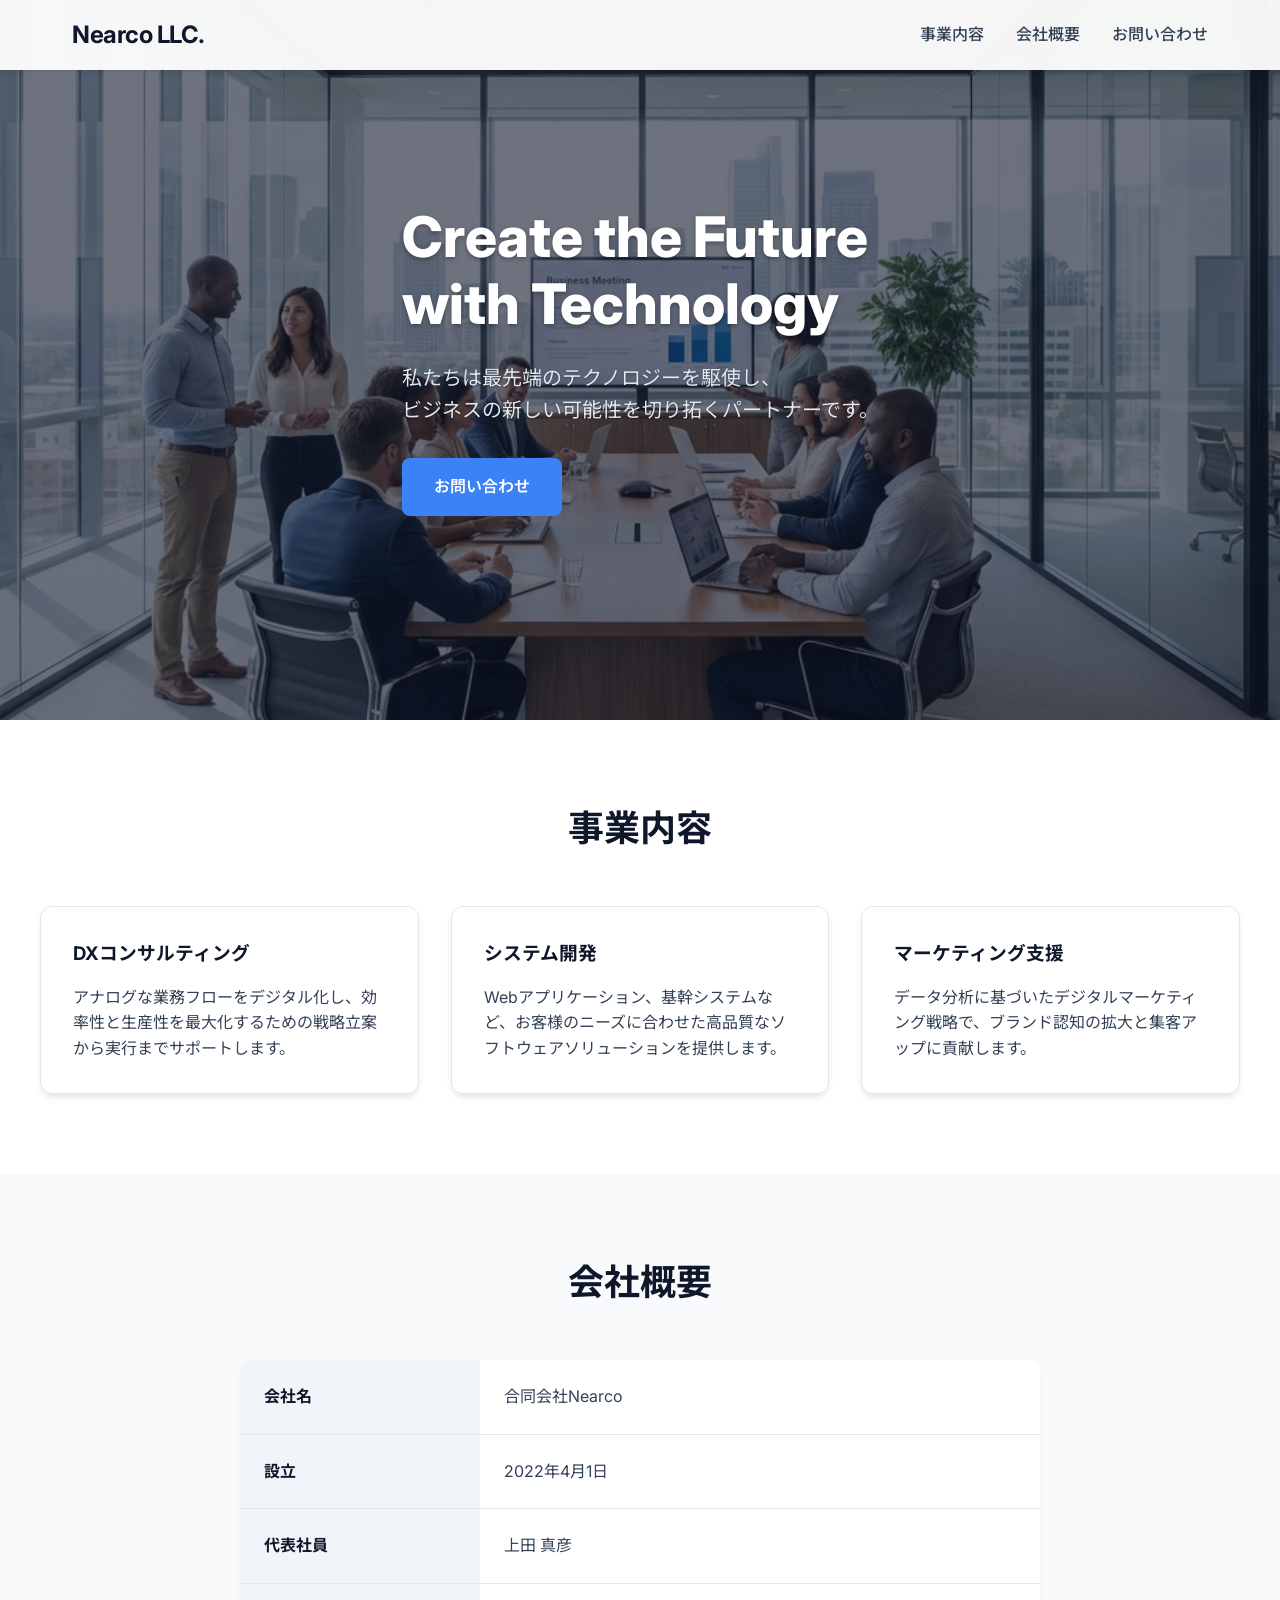
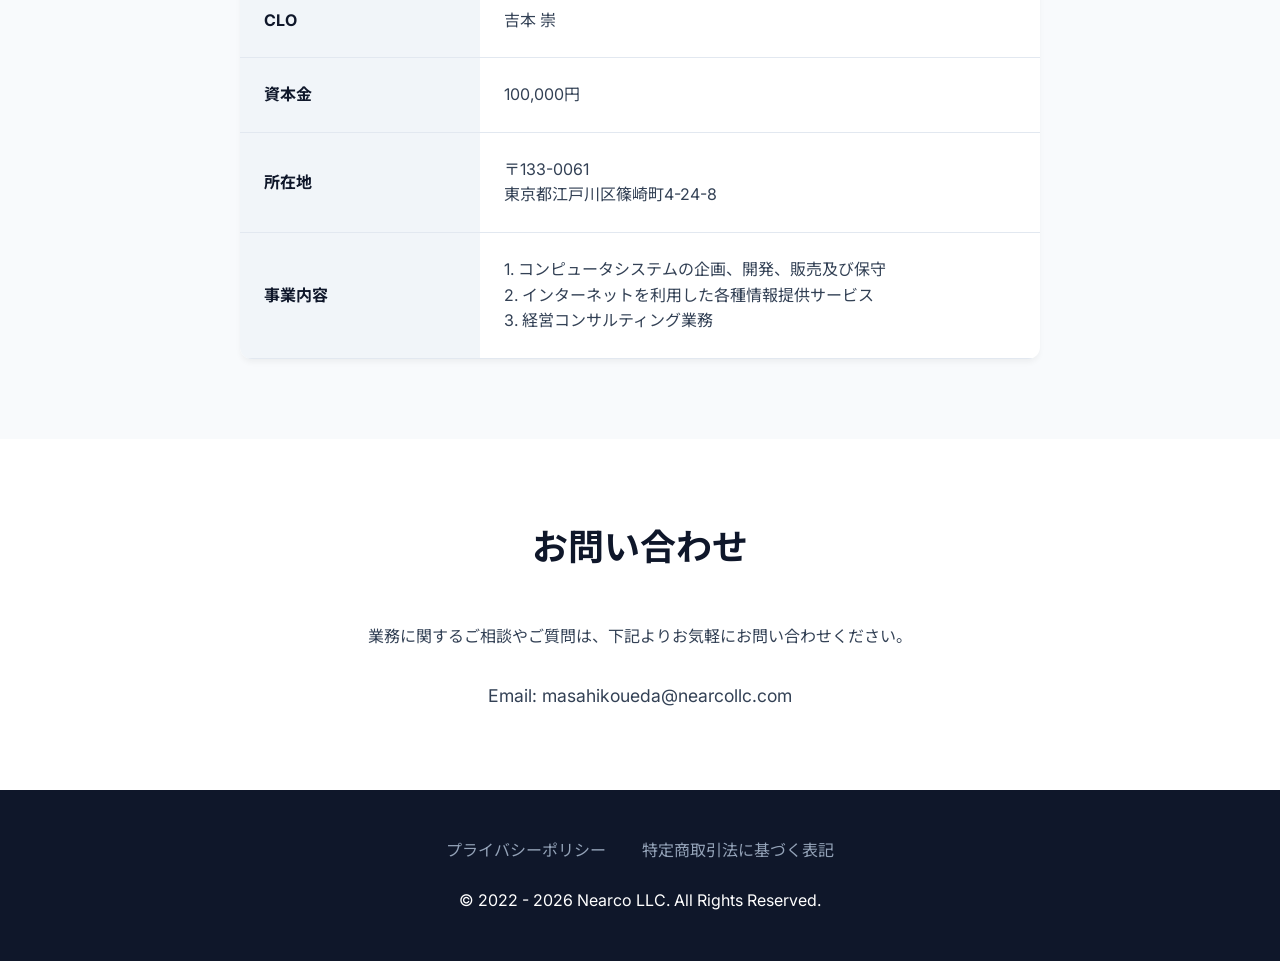
<file: company-hp/index.html>
<!DOCTYPE html>
<html lang="ja">

<head>
    <meta charset="UTF-8">
    <meta name="viewport" content="width=device-width, initial-scale=1.0">
    <title>合同会社Nearco | 次世代のソリューションカンパニー</title>
    <meta name="description" content="合同会社Nearcoの公式ホームページです。私たちはWebソリューションとコンサルティングを通じて、クライアントのビジネス成長に貢献します。">
    <link rel="stylesheet" href="style.css">
    <link rel="preconnect" href="https://fonts.googleapis.com">
    <link rel="preconnect" href="https://fonts.gstatic.com" crossorigin>
    <link
        href="https://fonts.googleapis.com/css2?family=Inter:wght@400;500;700;800&family=Noto+Sans+JP:wght@400;500;700&display=swap"
        rel="stylesheet">
    <style>
        body {
            font-family: 'Inter', 'Noto Sans JP', sans-serif;
        }
    </style>
</head>

<body>
    <header>
        <nav>
            <div class="logo">Nearco LLC.</div>
            <ul class="nav-links">
                <li><a href="#services">事業内容</a></li>
                <li><a href="#about">会社概要</a></li>
                <li><a href="#contact">お問い合わせ</a></li>
            </ul>
        </nav>
    </header>

    <section class="hero">
        <div class="hero-slides">
            <div class="hero-slide active" style="background-image: url('images/hero1.png')"></div>
            <div class="hero-slide" style="background-image: url('images/hero2.png')"></div>
            <div class="hero-slide" style="background-image: url('images/hero3.png')"></div>
        </div>
        <div class="hero-overlay"></div>
        <div class="hero-content">
            <h1>Create the Future<br>with Technology</h1>
            <p>私たちは最先端のテクノロジーを駆使し、<br>ビジネスの新しい可能性を切り拓くパートナーです。</p>
            <a href="#contact" class="btn">お問い合わせ</a>
        </div>
    </section>

    <section id="services" class="services">
        <h2 class="section-title">事業内容</h2>
        <div class="services-grid">
            <div class="service-card">
                <h3>DXコンサルティング</h3>
                <p>アナログな業務フローをデジタル化し、効率性と生産性を最大化するための戦略立案から実行までサポートします。</p>
            </div>
            <div class="service-card">
                <h3>システム開発</h3>
                <p>Webアプリケーション、基幹システムなど、お客様のニーズに合わせた高品質なソフトウェアソリューションを提供します。</p>
            </div>
            <div class="service-card">
                <h3>マーケティング支援</h3>
                <p>データ分析に基づいたデジタルマーケティング戦略で、ブランド認知の拡大と集客アップに貢献します。</p>
            </div>
        </div>
    </section>

    <section id="about" class="company-profile">
        <h2 class="section-title">会社概要</h2>
        <table class="profile-table">
            <tr>
                <th>会社名</th>
                <td>合同会社Nearco</td>
            </tr>
            <tr>
                <th>設立</th>
                <td>2022年4月1日</td>
            </tr>
            <tr>
                <th>代表社員</th>
                <td>上田 真彦</td>
            </tr>
            <tr>
                <th>CLO</th>
                <td>吉本 崇</td>
            </tr>
            <tr>
                <th>資本金</th>
                <td>100,000円</td>
            </tr>
            <tr>
                <th>所在地</th>
                <td>〒133-0061<br>東京都江戸川区篠崎町4-24-8</td>
            </tr>
            <tr>
                <th>事業内容</th>
                <td>
                    1. コンピュータシステムの企画、開発、販売及び保守<br>
                    2. インターネットを利用した各種情報提供サービス<br>
                    3. 経営コンサルティング業務
                </td>
            </tr>

        </table>
    </section>

    <section id="contact" class="contact">
        <h2 class="section-title">お問い合わせ</h2>
        <p>業務に関するご相談やご質問は、下記よりお気軽にお問い合わせください。</p>
        <div class="contact-info">
            <p>Email: masahikoueda@nearcollc.com</p>
        </div>
    </section>

    <footer>
        <div class="footer-links">
            <a href="#">プライバシーポリシー</a>
            <a href="#">特定商取引法に基づく表記</a>
        </div>
        <p>&copy; 2022 - 2026 Nearco LLC. All Rights Reserved.</p>
    </footer>

    <script src="script.js"></script>
</body>

</html>
</file>
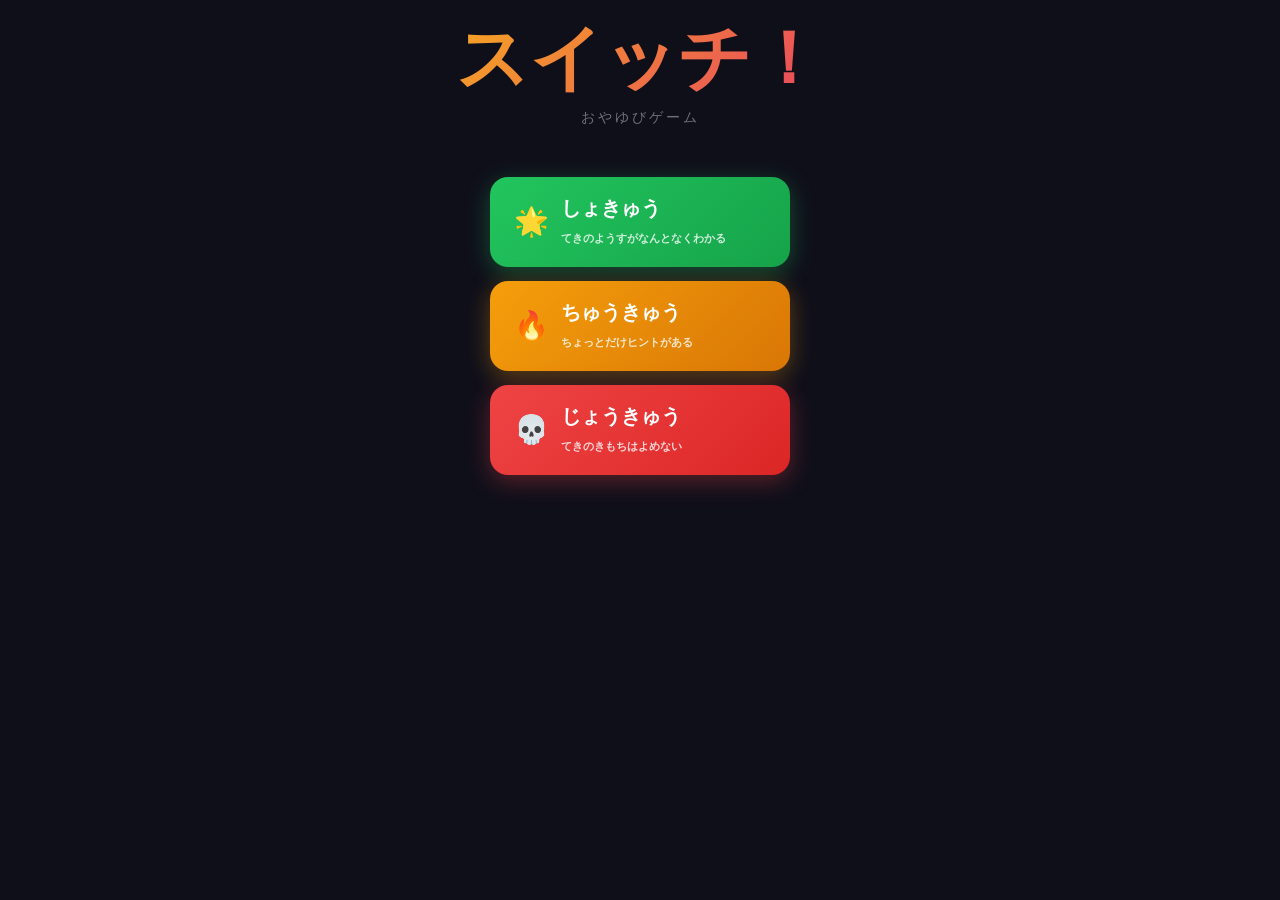
<file: switch-game_3.html>
<!DOCTYPE html>
<html lang="ja">
<head>
<meta charset="UTF-8">
<meta name="viewport" content="width=device-width, initial-scale=1.0, user-scalable=no">
<title>スイッチ！</title>
<style>
@import url('https://fonts.googleapis.com/css2?family=Nunito:wght@700;800;900&display=swap');

* { margin:0; padding:0; box-sizing:border-box; -webkit-tap-highlight-color:transparent; }

body {
  font-family: 'Nunito', sans-serif;
  background: #0f0f1a;
  color: #eee;
  min-height: 100vh;
  display: flex;
  align-items: flex-start;
  justify-content: center;
  overflow-y: auto;
}

.screen { display:none; flex-direction:column; align-items:center; justify-content:flex-start; width:100%; min-height:100vh; padding:10px 16px 20px; }
.screen.active { display:flex; }

/* ===== タイトル ===== */
.logo { font-size:72px; font-weight:900; background:linear-gradient(135deg,#f5a623,#e94560); -webkit-background-clip:text; -webkit-text-fill-color:transparent; background-clip:text; animation:float 3s ease-in-out infinite; }
@keyframes float { 0%,100%{transform:translateY(0)} 50%{transform:translateY(-10px)} }
.logo-sub { color:rgba(255,255,255,0.4); font-size:14px; letter-spacing:3px; margin-bottom:50px; }

.level-btns { display:flex; flex-direction:column; gap:14px; width:100%; max-width:300px; }
.lbtn {
  padding:18px 24px; border-radius:18px; border:none; cursor:pointer;
  font-family:inherit; font-size:20px; font-weight:800;
  display:flex; align-items:center; gap:12px;
  transition:transform 0.15s;
}
.lbtn:active { transform:scale(0.96); }
.lbtn-easy { background:linear-gradient(135deg,#22c55e,#16a34a); color:#fff; box-shadow:0 6px 24px rgba(34,197,94,0.35); }
.lbtn-mid  { background:linear-gradient(135deg,#f59e0b,#d97706); color:#fff; box-shadow:0 6px 24px rgba(245,158,11,0.35); }
.lbtn-hard { background:linear-gradient(135deg,#ef4444,#dc2626); color:#fff; box-shadow:0 6px 24px rgba(239,68,68,0.35); }
.lbtn-icon { font-size:28px; }
.lbtn-text { text-align:left; }
.lbtn-name { display:block; }
.lbtn-desc { font-size:11px; opacity:0.8; }

/* ===== ゲーム画面 ===== */
#game { gap:6px; justify-content:flex-start; padding-top:8px; }

.g-header {
  width:100%; max-width:380px;
  display:flex; align-items:center; justify-content:space-between;
  margin-bottom:4px;
}
.back-btn {
  background:rgba(255,255,255,0.08); border:none; color:#fff;
  font-family:inherit; font-size:18px; font-weight:800;
  padding:8px 14px; border-radius:12px; cursor:pointer;
}
.lvbadge {
  font-size:12px; font-weight:800; padding:5px 12px; border-radius:20px; letter-spacing:1px;
}
.lvbadge-easy { background:rgba(34,197,94,0.15); color:#4ade80; }
.lvbadge-mid  { background:rgba(245,158,11,0.15); color:#fbbf24; }
.lvbadge-hard { background:rgba(239,68,68,0.15);  color:#f87171; }

/* 親表示 */
.turn-banner {
  width:100%; max-width:380px;
  text-align:center;
  font-size:13px; font-weight:800;
  padding:8px;
  border-radius:12px;
  margin-bottom:2px;
  transition:all 0.3s;
}
.turn-player { background:rgba(69,183,209,0.15); color:#67e8f9; }
.turn-cpu    { background:rgba(239,68,68,0.15);   color:#fca5a5; }

/* CPUゾーン */
.cpu-zone {
  width:100%; max-width:380px;
  background:#1a1a2e; border-radius:22px;
  padding:10px 16px; border:2px solid rgba(255,255,255,0.05);
  position:relative;
}
.zone-label {
  font-size:10px; font-weight:800; letter-spacing:2px;
  color:rgba(255,255,255,0.35); text-align:center; margin-bottom:10px;
}

.cpu-char { display:flex; flex-direction:column; align-items:center; gap:6px; }
.cpu-face { font-size:44px; line-height:1; transition:all 0.3s; }

.cpu-hands-row { display:flex; gap:24px; justify-content:center; }
.cpu-hand { display:flex; flex-direction:column; align-items:center; gap:2px; position:relative; }
.cpu-fist { font-size:38px; }
.cpu-thumbup {
  font-size:22px; position:absolute; top:-20px;
  opacity:0; transform:translateY(8px);
  transition:all 0.35s cubic-bezier(0.34,1.56,0.64,1);
}
.cpu-thumbup.show { opacity:1; transform:translateY(0); }
.cpu-hand.out { opacity:0.2; }

/* ヒント吹き出し */
.hint-bubble {
  position:absolute; top:12px; right:12px;
  background:rgba(245,158,11,0.15); border:1px solid rgba(245,158,11,0.4);
  border-radius:10px; padding:5px 9px;
  font-size:11px; font-weight:800; color:#fbbf24;
  line-height:1.5; text-align:center;
  opacity:0; transition:opacity 0.3s; max-width:110px;
}
.hint-bubble.show { opacity:1; }

/* 中央エリア：数字宣言 or CPU宣言表示 */
.middle-zone {
  width:100%; max-width:380px;
  display:flex; flex-direction:column; align-items:center; gap:4px;
}
.call-phrase { font-size:16px; font-weight:800; color:rgba(255,255,255,0.4); }
.call-number {
  font-size:64px; font-weight:900; line-height:1;
  color:rgba(255,255,255,0.12); transition:color 0.3s;
}
.call-number.revealed { color:#f5a623; }
.call-number.hit { animation:numPop 0.5s cubic-bezier(0.34,1.56,0.64,1); color:#f5a623; }
@keyframes numPop { 0%{transform:scale(1)} 50%{transform:scale(1.5)} 100%{transform:scale(1)} }

/* プレイヤーターン：数字選択ボタン */
.num-picker {
  display:flex; gap:8px; flex-wrap:wrap; justify-content:center;
  width:100%; max-width:380px;
}
.num-btn {
  width:58px; height:58px; border-radius:16px; border:2px solid rgba(255,255,255,0.12);
  background:rgba(255,255,255,0.05); color:#fff;
  font-family:inherit; font-size:24px; font-weight:900; cursor:pointer;
  transition:all 0.15s;
}
.num-btn:active { transform:scale(0.92); }
.num-btn.selected { background:rgba(245,158,11,0.2); border-color:#f5a623; color:#f5a623; }

/* プレイヤーゾーン */
.player-zone {
  width:100%; max-width:380px;
  background:#1a1a2e; border-radius:22px;
  padding:10px 16px; border:2px solid rgba(255,255,255,0.05);
}
.player-hands-row { display:flex; gap:16px; justify-content:center; }
.p-hand-btn {
  display:flex; flex-direction:column; align-items:center; gap:4px;
  background:none; border:2px solid rgba(255,255,255,0.1);
  border-radius:18px; padding:10px 20px; cursor:pointer;
  transition:all 0.2s; min-width:110px; position:relative;
}
.p-hand-btn.up { background:rgba(245,158,11,0.12); border-color:#f5a623; }
.p-hand-btn.out { opacity:0.25; pointer-events:none; }
.p-fist { font-size:42px; }
.p-thumb { font-size:24px; height:28px; opacity:0; transition:opacity 0.2s; }
.p-hand-btn.up .p-thumb { opacity:1; }
.p-hand-label { font-size:11px; font-weight:800; color:rgba(255,255,255,0.4); letter-spacing:1px; }

/* アクションボタン */
.action-btn {
  width:100%; max-width:380px;
  padding:14px; border-radius:20px; border:none;
  background:linear-gradient(135deg,#e94560,#ff6b6b); color:#fff;
  font-family:inherit; font-size:20px; font-weight:900;
  cursor:pointer; letter-spacing:2px;
  box-shadow:0 8px 28px rgba(233,69,96,0.35);
  transition:transform 0.15s;
}
.action-btn:active { transform:scale(0.97); }
.action-btn:disabled { opacity:0.35; pointer-events:none; }
.action-btn.cpu-turn { background:linear-gradient(135deg,#6366f1,#8b5cf6); box-shadow:0 8px 28px rgba(99,102,241,0.35); }

/* 合計テキスト */
.total-txt { font-size:13px; font-weight:800; color:rgba(255,255,255,0.4); min-height:20px; }
.total-txt span { color:#f5a623; }

/* thinking dots */
.thinking { display:flex; gap:5px; justify-content:center; height:14px; opacity:0; transition:opacity 0.2s; }
.thinking.show { opacity:1; }
.thinking span { width:6px;height:6px;border-radius:50%;background:rgba(255,255,255,0.4);animation:db 0.8s ease-in-out infinite; }
.thinking span:nth-child(2){animation-delay:0.15s}
.thinking span:nth-child(3){animation-delay:0.3s}
@keyframes db{0%,80%,100%{transform:translateY(0)}40%{transform:translateY(-6px)}}

/* 結果オーバーレイ */
.overlay {
  position:fixed; inset:0; display:flex; align-items:center; justify-content:center;
  backdrop-filter:blur(10px); z-index:100;
  opacity:0; pointer-events:none; transition:opacity 0.3s;
}
.overlay.show { opacity:1; pointer-events:all; }
.result-card {
  background:#1a1a2e; border-radius:28px; padding:36px;
  text-align:center; max-width:300px; width:90%;
  border:2px solid rgba(255,255,255,0.08);
  transform:scale(0.8); transition:transform 0.4s cubic-bezier(0.34,1.56,0.64,1);
}
.overlay.show .result-card { transform:scale(1); }
.r-emoji { font-size:64px; display:block; margin-bottom:10px; }
.r-title { font-size:32px; font-weight:900; margin-bottom:6px; }
.r-sub { font-size:14px; color:rgba(255,255,255,0.55); margin-bottom:22px; font-weight:700; }
.r-btns { display:flex; flex-direction:column; gap:10px; }
.r-retry { padding:14px; border-radius:14px; border:none; background:linear-gradient(135deg,#22c55e,#16a34a); color:#fff; font-family:inherit; font-size:17px; font-weight:800; cursor:pointer; }
.r-menu  { padding:12px; border-radius:14px; border:2px solid rgba(255,255,255,0.12); background:none; color:rgba(255,255,255,0.6); font-family:inherit; font-size:14px; font-weight:800; cursor:pointer; }

/* 手の状態アイコン行 */
.hands-status {
  display:flex; gap:6px; align-items:center; justify-content:center;
  font-size:20px; margin-top:2px;
}
</style>
</head>
<body>

<!-- タイトル -->
<div id="title" class="screen active">
  <div class="logo">スイッチ！</div>
  <div class="logo-sub">おやゆびゲーム</div>
  <div class="level-btns">
    <button class="lbtn lbtn-easy" onclick="startGame('easy')">
      <span class="lbtn-icon">🌟</span>
      <div class="lbtn-text"><span class="lbtn-name">しょきゅう</span><span class="lbtn-desc">てきのようすがなんとなくわかる</span></div>
    </button>
    <button class="lbtn lbtn-mid" onclick="startGame('mid')">
      <span class="lbtn-icon">🔥</span>
      <div class="lbtn-text"><span class="lbtn-name">ちゅうきゅう</span><span class="lbtn-desc">ちょっとだけヒントがある</span></div>
    </button>
    <button class="lbtn lbtn-hard" onclick="startGame('hard')">
      <span class="lbtn-icon">💀</span>
      <div class="lbtn-text"><span class="lbtn-name">じょうきゅう</span><span class="lbtn-desc">てきのきもちはよめない</span></div>
    </button>
  </div>
</div>

<!-- ゲーム -->
<div id="game" class="screen">
  <div class="g-header">
    <button class="back-btn" onclick="goTitle()">← もどる</button>
    <div id="lvbadge" class="lvbadge"></div>
    <div style="font-size:12px;color:rgba(255,255,255,0.4);font-weight:800;" id="hand-status"></div>
  </div>

  <!-- 親バナー -->
  <div class="turn-banner" id="turn-banner"></div>

  <!-- CPU -->
  <div class="cpu-zone">
    <div class="zone-label">てき</div>
    <div class="hint-bubble" id="hint"></div>
    <div class="cpu-char">
      <span class="cpu-face" id="cpu-face">😐</span>
      <div class="thinking" id="thinking"><span></span><span></span><span></span></div>
      <div class="cpu-hands-row">
        <div class="cpu-hand" id="chl">
          <span class="cpu-thumbup" id="cth-L">👍</span>
          <span class="cpu-fist">✊</span>
        </div>
        <div class="cpu-hand" id="chr">
          <span class="cpu-thumbup" id="cth-R">👍</span>
          <span class="cpu-fist">✊</span>
        </div>
      </div>
    </div>
  </div>

  <!-- 掛け声・数字エリア -->
  <div class="middle-zone">
    <div class="call-phrase">いっせーのー</div>
    <div class="call-number" id="call-num">？</div>
    <div class="total-txt" id="total-txt"></div>
  </div>

  <!-- 数字ピッカー（プレイヤー親ターン用） -->
  <div class="num-picker" id="num-picker" style="display:none"></div>

  <!-- プレイヤー -->
  <div class="player-zone">
    <div class="zone-label">きみのて</div>
    <div class="player-hands-row">
      <button class="p-hand-btn" id="ph-L" onclick="toggleP('L')">
        <span class="p-thumb">👍</span>
        <span class="p-fist">✊</span>
        <span class="p-hand-label">ひだり</span>
      </button>
      <button class="p-hand-btn" id="ph-R" onclick="toggleP('R')">
        <span class="p-thumb">👍</span>
        <span class="p-fist">✊</span>
        <span class="p-hand-label">みぎ</span>
      </button>
    </div>
  </div>

  <!-- アクションボタン -->
  <button class="action-btn" id="action-btn" onclick="doAction()">いっせーのー！</button>
</div>

<!-- 結果 -->
<div class="overlay" id="overlay">
  <div class="result-card">
    <span class="r-emoji" id="r-emoji"></span>
    <div class="r-title" id="r-title"></div>
    <div class="r-sub" id="r-sub"></div>
    <div class="r-btns">
      <button class="r-retry" id="r-retry">もういっかい！</button>
      <button class="r-menu" onclick="goTitle()">レベルえらびにもどる</button>
    </div>
  </div>
</div>

<script>
// ===== 状態 =====
let level = 'easy';
let isAnimating = false;

// 手: true=出てる false=引っ込めた
let pL = true, pR = true;  // player hands active
let cL = true, cR = true;  // cpu hands active

// 親指: true=上げてる
let pThL = false, pThR = false;
let cThL = false, cThR = false;

// 親の順番: 'player' or 'cpu'
// ゲーム開始はプレイヤーから
let currentParent = 'player';

let selectedNum = null;  // プレイヤー親のとき選んだ数字
let cpuDecidedNum = null; // CPUが内部で決めた数字

// CPUが内部で決めた親指
let cpuInternalL = false, cpuInternalR = false;

const FACES = {
  neutral: '😐', thinking: '🤔', happy: '😄',
  excited: '😆', sneaky: '😏', confident: '😎',
  worried: '😰', poker: '😶'
};

function face(mood) {
  if (level === 'hard') return FACES.poker;
  return FACES[mood] || FACES.neutral;
}

// ===== スタート =====
function startGame(lv) {
  level = lv;
  pL = true; pR = true; cL = true; cR = true;
  pThL = false; pThR = false; cThL = false; cThR = false;
  currentParent = 'player';
  selectedNum = null;
  isAnimating = false;
  showScreen('game');
  setupBadge();
  renderAll();
  setupTurn();
}

function setupBadge() {
  const b = document.getElementById('lvbadge');
  const labels = {easy:'しょきゅう', mid:'ちゅうきゅう', hard:'じょうきゅう'};
  const cls    = {easy:'lvbadge-easy', mid:'lvbadge-mid', hard:'lvbadge-hard'};
  b.textContent = labels[level];
  b.className = 'lvbadge ' + cls[level];
}

// ===== ターンセットアップ =====
function setupTurn() {
  isAnimating = false;
  selectedNum = null;
  pThL = false; pThR = false;
  cThL = false; cThR = false;

  // CPU手の見た目リセット
  showCpuThumb('L', false);
  showCpuThumb('R', false);

  // 数字リセット
  const cn = document.getElementById('call-num');
  cn.textContent = '？';
  cn.className = 'call-number';
  document.getElementById('total-txt').textContent = '';
  document.getElementById('hint').classList.remove('show');
  document.getElementById('thinking').classList.remove('show');

  updateHandStatus();
  renderPlayerHands();

  if (currentParent === 'player') {
    setupPlayerTurn();
  } else {
    setupCpuTurn();
  }
}

function setupPlayerTurn() {
  const banner = document.getElementById('turn-banner');
  banner.textContent = '👑 きみが おやの ターン';
  banner.className = 'turn-banner turn-player';

  document.getElementById('cpu-face').textContent = face('neutral');

  // 数字ピッカー表示
  const maxThumb = activeCount(pL,pR) + activeCount(cL,cR);
  buildNumPicker(maxThumb);
  document.getElementById('num-picker').style.display = 'flex';

  const btn = document.getElementById('action-btn');
  btn.textContent = 'いっせーのー！';
  btn.className = 'action-btn';
  btn.disabled = true; // 数字選ぶまで

  // CPUは内部で親指を決めてる（見せない）
  decideCpuThumbs();
  // 初級・中級ではヒント予告
  if (level !== 'hard') {
    showHintForPlayerTurn();
  }
}

function setupCpuTurn() {
  const banner = document.getElementById('turn-banner');
  banner.textContent = '👾 てきが おやの ターン';
  banner.className = 'turn-banner turn-cpu';

  document.getElementById('cpu-face').textContent = face('thinking');
  document.getElementById('num-picker').style.display = 'none';

  const btn = document.getElementById('action-btn');
  btn.textContent = 'おやゆびをきめる！';
  btn.className = 'action-btn cpu-turn';
  btn.disabled = false;

  // CPUは内部で数字と親指を決めてる
  decideCpuAll();
  if (level !== 'hard') {
    showHintForCpuTurn();
  }
}

// ===== CPU決定ロジック =====
function decideCpuThumbs() {
  // プレイヤー親ターン：CPUの親指だけ決める
  const p = thumbProb();
  cpuInternalL = cL && Math.random() < p;
  cpuInternalR = cR && Math.random() < p;
}

function decideCpuAll() {
  // CPUターン：親指も数字も決める
  const p = thumbProb();
  cpuInternalL = cL && Math.random() < p;
  cpuInternalR = cR && Math.random() < p;

  // 合計の期待値から数字を決める
  const maxTotal = activeCount(pL,pR) + activeCount(cL,cR);
  const cpuUp = (cpuInternalL?1:0) + (cpuInternalR?1:0);

  // プレイヤーが何本上げるか予測（ランダムに想定）
  const predictPlayerUp = Math.floor(Math.random() * (activeCount(pL,pR)+1));
  const target = cpuUp + predictPlayerUp;

  // 難易度によって正解率を調整
  const hitRate = level==='easy' ? 0.55 : level==='mid' ? 0.45 : 0.38;
  if (Math.random() < hitRate) {
    cpuDecidedNum = target;
  } else {
    // 外す
    const arr = [];
    for (let i=0; i<=maxTotal; i++) if(i!==target) arr.push(i);
    cpuDecidedNum = arr.length ? arr[Math.floor(Math.random()*arr.length)] : target;
  }
}

function thumbProb() {
  return 0.5; // 純粋に50/50（難易度はヒントの有無で差別化）
}

// ===== ヒント表示 =====
function showHintForPlayerTurn() {
  const hint = document.getElementById('hint');
  const cpuUp = (cpuInternalL?1:0)+(cpuInternalR?1:0);
  if (level === 'easy') {
    if (cpuUp === 0) { hint.textContent='あまり\nあげなさそう'; document.getElementById('cpu-face').textContent = face('sneaky'); }
    else if (cpuUp === 2 && cL && cR) { hint.textContent='りょうて\nあげそう！'; document.getElementById('cpu-face').textContent = face('excited'); }
    else { hint.textContent='どっちか\nあげるかも'; document.getElementById('cpu-face').textContent = face('thinking'); }
    hint.classList.add('show');
  } else if (level === 'mid') {
    if (Math.random() < 0.55) {
      const msgs = ['なんか考えてる','うーん…','あやしい表情','たくらんでる？'];
      hint.textContent = msgs[Math.floor(Math.random()*msgs.length)];
      hint.classList.add('show');
    }
  }
}

function showHintForCpuTurn() {
  // CPUが親のとき：数字はわからんがCPUの親指のヒント
  const hint = document.getElementById('hint');
  const cpuUp = (cpuInternalL?1:0)+(cpuInternalR?1:0);
  if (level === 'easy') {
    if (cpuUp === 0) { hint.textContent='あまり\nあげなさそう'; }
    else if (cpuUp === 2 && cL && cR) { hint.textContent='りょうて\nあげそう！'; }
    else { hint.textContent='どっちか\nかな？'; }
    hint.classList.add('show');
  } else if (level === 'mid') {
    if (Math.random() < 0.5) {
      const msgs = ['なんか考えてる','…','もじもじしてる','自信ありそう'];
      hint.textContent = msgs[Math.floor(Math.random()*msgs.length)];
      hint.classList.add('show');
    }
  }
}

// ===== 数字ピッカー =====
function buildNumPicker(max) {
  const picker = document.getElementById('num-picker');
  picker.innerHTML = '';
  for (let i=0; i<=max; i++) {
    const btn = document.createElement('button');
    btn.className = 'num-btn';
    btn.textContent = i;
    btn.onclick = () => selectNum(i, btn);
    picker.appendChild(btn);
  }
}

function selectNum(n, btn) {
  if (isAnimating) return;
  selectedNum = n;
  document.querySelectorAll('.num-btn').forEach(b => b.classList.remove('selected'));
  btn.classList.add('selected');
  document.getElementById('action-btn').disabled = false;
}

// ===== プレイヤーが親指トグル =====
function toggleP(side) {
  if (isAnimating) return;
  if (side==='L') { if(!pL) return; pThL=!pThL; }
  else            { if(!pR) return; pThR=!pThR; }
  renderPlayerHands();
}

// ===== メインアクション =====
function doAction() {
  if (isAnimating) return;
  if (currentParent === 'player') {
    if (selectedNum === null) return;
    doPlayerParent();
  } else {
    doCpuParent();
  }
}

// プレイヤーが親のとき「いっせーのー！」
function doPlayerParent() {
  isAnimating = true;
  document.getElementById('action-btn').disabled = true;
  document.getElementById('num-picker').style.display = 'none';

  // プレイヤーの選んだ数字を表示
  const cn = document.getElementById('call-num');
  cn.textContent = selectedNum;
  cn.className = 'call-number revealed';

  // CPUの親指を公開
  cThL = cpuInternalL;
  cThR = cpuInternalR;
  showCpuThumb('L', cThL);
  showCpuThumb('R', cThR);

  // 合計計算
  const total = (pThL?1:0)+(pThR?1:0)+(cThL?1:0)+(cThR?1:0);
  const hit = (selectedNum === total);

  document.getElementById('total-txt').textContent = `おやゆびのごうけい：${total}ほん`;

  if (hit) {
    cn.classList.add('hit');
    document.getElementById('cpu-face').textContent = face('worried');
  } else {
    document.getElementById('cpu-face').textContent = face('happy');
  }

  setTimeout(() => resolveRound(hit, 'player', total), 1300);
}

// CPUが親のとき「おやゆびをきめる！」
function doCpuParent() {
  isAnimating = true;
  document.getElementById('action-btn').disabled = true;

  // プレイヤーは親指を決めた状態でボタンを押す
  // CPU思考中演出
  document.getElementById('thinking').classList.add('show');
  document.getElementById('cpu-face').textContent = face('thinking');

  const thinkTime = level==='easy' ? 1200 : level==='mid' ? 900 : 600;

  setTimeout(() => {
    document.getElementById('thinking').classList.remove('show');

    // CPUの数字を一気に公開
    const cn = document.getElementById('call-num');
    cn.textContent = cpuDecidedNum;
    cn.className = 'call-number revealed';

    // CPUの親指を公開
    cThL = cpuInternalL;
    cThR = cpuInternalR;
    showCpuThumb('L', cThL);
    showCpuThumb('R', cThR);

    const total = (pThL?1:0)+(pThR?1:0)+(cThL?1:0)+(cThR?1:0);
    const hit = (cpuDecidedNum === total);

    document.getElementById('total-txt').textContent = `おやゆびのごうけい：${total}ほん`;

    if (hit) {
      cn.classList.add('hit');
      document.getElementById('cpu-face').textContent = face('excited');
    } else {
      document.getElementById('cpu-face').textContent = face('worried');
    }

    setTimeout(() => resolveRound(hit, 'cpu', total), 1300);
  }, thinkTime);
}

// ===== 判定 =====
function resolveRound(hit, parent, total) {
  if (hit) {
    // 親が当てた → 親が手を引っ込める
    if (parent === 'player') withdrawPlayer();
    else withdrawCpu();

    // 勝利判定
    setTimeout(() => {
      if (!pL && !pR) { showResult(true); return; }
      if (!cL && !cR) { showResult(false); return; }
      // まだ続く → 親は変わらない（もう一度チャンス）→ いや、当たったら親は変わらずもう一枚狙える
      // ルール確認：当たったら手を引っ込めてまた同じ親？→ 次の親へ
      currentParent = currentParent === 'player' ? 'cpu' : 'player';
      setupTurn();
    }, 600);
  } else {
    // 外れた → 親を交代
    setTimeout(() => {
      currentParent = currentParent === 'player' ? 'cpu' : 'player';
      setupTurn();
    }, 600);
  }
}

function withdrawPlayer() {
  if (pL && pR) {
    // どちらか引っ込める（今上げてた手を引っ込めるのが自然、なければランダム）
    if (pThL && pL) { pL = false; }
    else if (pThR && pR) { pR = false; }
    else if (pL) { pL = false; }
    else { pR = false; }
  } else if (pL) { pL = false; }
  else if (pR) { pR = false; }
  renderPlayerHands();
}

function withdrawCpu() {
  if (cL && cR) {
    if (cThL && cL) { cL = false; }
    else if (cThR && cR) { cR = false; }
    else if (cL) { cL = false; }
    else { cR = false; }
  } else if (cL) { cL = false; }
  else if (cR) { cR = false; }
  renderCpuHands();
}

// ===== 結果 =====
function showResult(playerWin) {
  const ov = document.getElementById('overlay');
  document.getElementById('r-emoji').textContent = playerWin ? '🏆' : '😢';
  document.getElementById('r-title').textContent = playerWin ? 'やったー！' : 'まけちゃった';
  document.getElementById('r-title').style.color = playerWin ? '#4ade80' : '#f87171';
  document.getElementById('r-sub').textContent = playerWin ? 'てきにかったよ！すごい！' : 'もういっかいがんばれ！';
  document.getElementById('r-retry').onclick = () => {
    ov.classList.remove('show');
    startGame(level);
  };
  ov.classList.add('show');
  if (playerWin) spawnConfetti();
}

// ===== UI描画 =====
function renderAll() {
  renderPlayerHands();
  renderCpuHands();
  updateHandStatus();
}

function renderPlayerHands() {
  const btnL = document.getElementById('ph-L');
  const btnR = document.getElementById('ph-R');
  btnL.className = 'p-hand-btn' + (!pL?' out':pThL?' up':'');
  btnR.className = 'p-hand-btn' + (!pR?' out':pThR?' up':'');
}

function renderCpuHands() {
  const hL = document.getElementById('chl');
  const hR = document.getElementById('chr');
  hL.className = 'cpu-hand' + (!cL?' out':'');
  hR.className = 'cpu-hand' + (!cR?' out':'');
}

function showCpuThumb(side, up) {
  document.getElementById('cth-'+side).className = 'cpu-thumbup' + (up?' show':'');
}

function updateHandStatus() {
  const pHands = (pL?'✊':'　') + (pR?'✊':'　');
  const cHands = (cL?'✊':'　') + (cR?'✊':'　');
  document.getElementById('hand-status').textContent = `き:${pHands} て:${cHands}`;
}

function activeCount(...bools) {
  return bools.filter(Boolean).length;
}

// ===== 画面切替 =====
function showScreen(id) {
  document.querySelectorAll('.screen').forEach(s=>s.classList.remove('active'));
  document.getElementById(id).classList.add('active');
}
function goTitle() {
  document.getElementById('overlay').classList.remove('show');
  showScreen('title');
}

// ===== 紙吹雪 =====
function spawnConfetti() {
  const colors = ['#f5a623','#4ecdc4','#e94560','#a855f7','#45b7d1'];
  for (let i=0; i<50; i++) {
    const el = document.createElement('div');
    const size = 6 + Math.random()*8;
    el.style.cssText = `
      position:fixed; pointer-events:none;
      width:${size}px; height:${size}px;
      background:${colors[Math.floor(Math.random()*colors.length)]};
      border-radius:${Math.random()<0.5?'50%':'3px'};
      left:${Math.random()*100}vw; top:-20px;
      animation: cf ${1.5+Math.random()*2}s ease-in ${Math.random()*0.8}s forwards;
      z-index:200;
    `;
    document.body.appendChild(el);
    setTimeout(()=>el.remove(), 4000);
  }
}
const sty = document.createElement('style');
sty.textContent = `@keyframes cf { 0%{transform:translateY(0) rotate(0);opacity:1} 100%{transform:translateY(110vh) rotate(720deg);opacity:0} }`;
document.head.appendChild(sty);
</script>
</body>
</html>
</file>
<file: company-hp/style.css>
:root {
    --primary-color: #0f172a;
    --accent-color: #3b82f6;
    --text-color: #334155;
    --bg-color: #ffffff;
    --light-bg: #f8fafc;
    --border-color: #e2e8f0;
}

* {
    margin: 0;
    padding: 0;
    box-sizing: border-box;
}

body {
    font-family: 'Inter', 'Helvetica Neue', Arial, sans-serif;
    line-height: 1.6;
    color: var(--text-color);
    background-color: var(--bg-color);
}

/* Header */
header {
    background: rgba(255, 255, 255, 0.95);
    backdrop-filter: blur(10px);
    position: fixed;
    width: 100%;
    top: 0;
    z-index: 1000;
    box-shadow: 0 1px 3px rgba(0, 0, 0, 0.1);
}

nav {
    max-width: 1200px;
    margin: 0 auto;
    padding: 1rem 2rem;
    display: flex;
    justify-content: space-between;
    align-items: center;
}

.logo {
    font-size: 1.5rem;
    font-weight: 700;
    color: var(--primary-color);
    letter-spacing: -0.5px;
}

.nav-links {
    display: flex;
    gap: 2rem;
    list-style: none;
}

.nav-links a {
    text-decoration: none;
    color: var(--text-color);
    font-weight: 500;
    transition: color 0.3s;
}

.nav-links a:hover {
    color: var(--accent-color);
}

/* Hero Section */
/* Hero Section */
.hero {
    height: 80vh;
    display: flex;
    align-items: center;
    position: relative;
    overflow: hidden;
    color: white;
    /* Default text color in hero to white */
}

.hero-slides {
    position: absolute;
    top: 0;
    left: 0;
    width: 100%;
    height: 100%;
    z-index: 0;
}

.hero-slide {
    position: absolute;
    top: 0;
    left: 0;
    width: 100%;
    height: 100%;
    background-size: cover;
    background-position: center;
    opacity: 0;
    transition: opacity 1.5s ease-in-out;
    transform: scale(1.05);
    /* Slight zoom effect start */
    animation: zoomEffect 10s infinite alternate;
    /* Optional subtle movement */
}

.hero-slide.active {
    opacity: 1;
}

.hero-overlay {
    position: absolute;
    top: 0;
    left: 0;
    width: 100%;
    height: 100%;
    background: rgba(15, 23, 42, 0.6);
    /* Dark overlay using primary color hue */
    z-index: 1;
}

.hero-content {
    max-width: 1200px;
    margin: 0 auto;
    padding: 0 2rem;
    z-index: 2;
    /* Ensure content is above overlay */
    position: relative;
}

.hero h1 {
    font-size: 3.5rem;
    font-weight: 800;
    color: white;
    margin-bottom: 1.5rem;
    line-height: 1.2;
    text-shadow: 0 2px 4px rgba(0, 0, 0, 0.3);
}

.hero p {
    font-size: 1.25rem;
    color: #e2e8f0;
    /* Light gray for readability */
    max-width: 600px;
    margin-bottom: 2rem;
    text-shadow: 0 1px 2px rgba(0, 0, 0, 0.3);
}

.btn {
    display: inline-block;
    padding: 1rem 2rem;
    background-color: var(--accent-color);
    color: white;
    text-decoration: none;
    border-radius: 8px;
    font-weight: 600;
    transition: transform 0.2s, background-color 0.2s;
}

.btn:hover {
    transform: translateY(-2px);
    background-color: #2563eb;
}

/* Section Common */
section {
    padding: 5rem 2rem;
}

.section-title {
    text-align: center;
    font-size: 2.25rem;
    color: var(--primary-color);
    margin-bottom: 3rem;
    font-weight: 700;
}

/* Services */
.services {
    background-color: var(--bg-color);
}

.services-grid {
    display: grid;
    grid-template-columns: repeat(auto-fit, minmax(300px, 1fr));
    gap: 2rem;
    max-width: 1200px;
    margin: 0 auto;
}

.service-card {
    padding: 2rem;
    border-radius: 12px;
    background: white;
    box-shadow: 0 4px 6px -1px rgba(0, 0, 0, 0.1);
    transition: transform 0.3s;
    border: 1px solid var(--border-color);
}

.service-card:hover {
    transform: translateY(-5px);
}

.service-card h3 {
    margin-bottom: 1rem;
    color: var(--primary-color);
}

/* Company Profile */
.company-profile {
    background-color: var(--light-bg);
}

.profile-table {
    max-width: 800px;
    margin: 0 auto;
    width: 100%;
    border-collapse: collapse;
    background: white;
    border-radius: 12px;
    overflow: hidden;
    box-shadow: 0 4px 6px -1px rgba(0, 0, 0, 0.05);
}

.profile-table th,
.profile-table td {
    padding: 1.5rem;
    border-bottom: 1px solid var(--border-color);
    text-align: left;
}

.profile-table th {
    background-color: #f1f5f9;
    width: 30%;
    color: var(--primary-color);
}

/* Contact */
.contact {
    max-width: 800px;
    margin: 0 auto;
    text-align: center;
}

.contact-info {
    margin-top: 2rem;
    font-size: 1.1rem;
}

/* Footer */
footer {
    background-color: var(--primary-color);
    color: white;
    padding: 3rem 2rem;
    text-align: center;
}

.footer-links {
    margin-bottom: 1.5rem;
}

.footer-links a {
    color: #94a3b8;
    text-decoration: none;
    margin: 0 1rem;
}

.footer-links a:hover {
    color: white;
}

/* Responsive */
@media (max-width: 768px) {
    .hero h1 {
        font-size: 2.5rem;
    }

    .nav-links {
        display: none;
    }
}

/* Flying Cat Animation */
.flying-cat {
    position: fixed;
    z-index: 9999;
    pointer-events: none; /* Let clicks pass through */
    width: 150px; /* Adjust size as needed */
    height: auto;
    will-change: transform;
}
</file>
